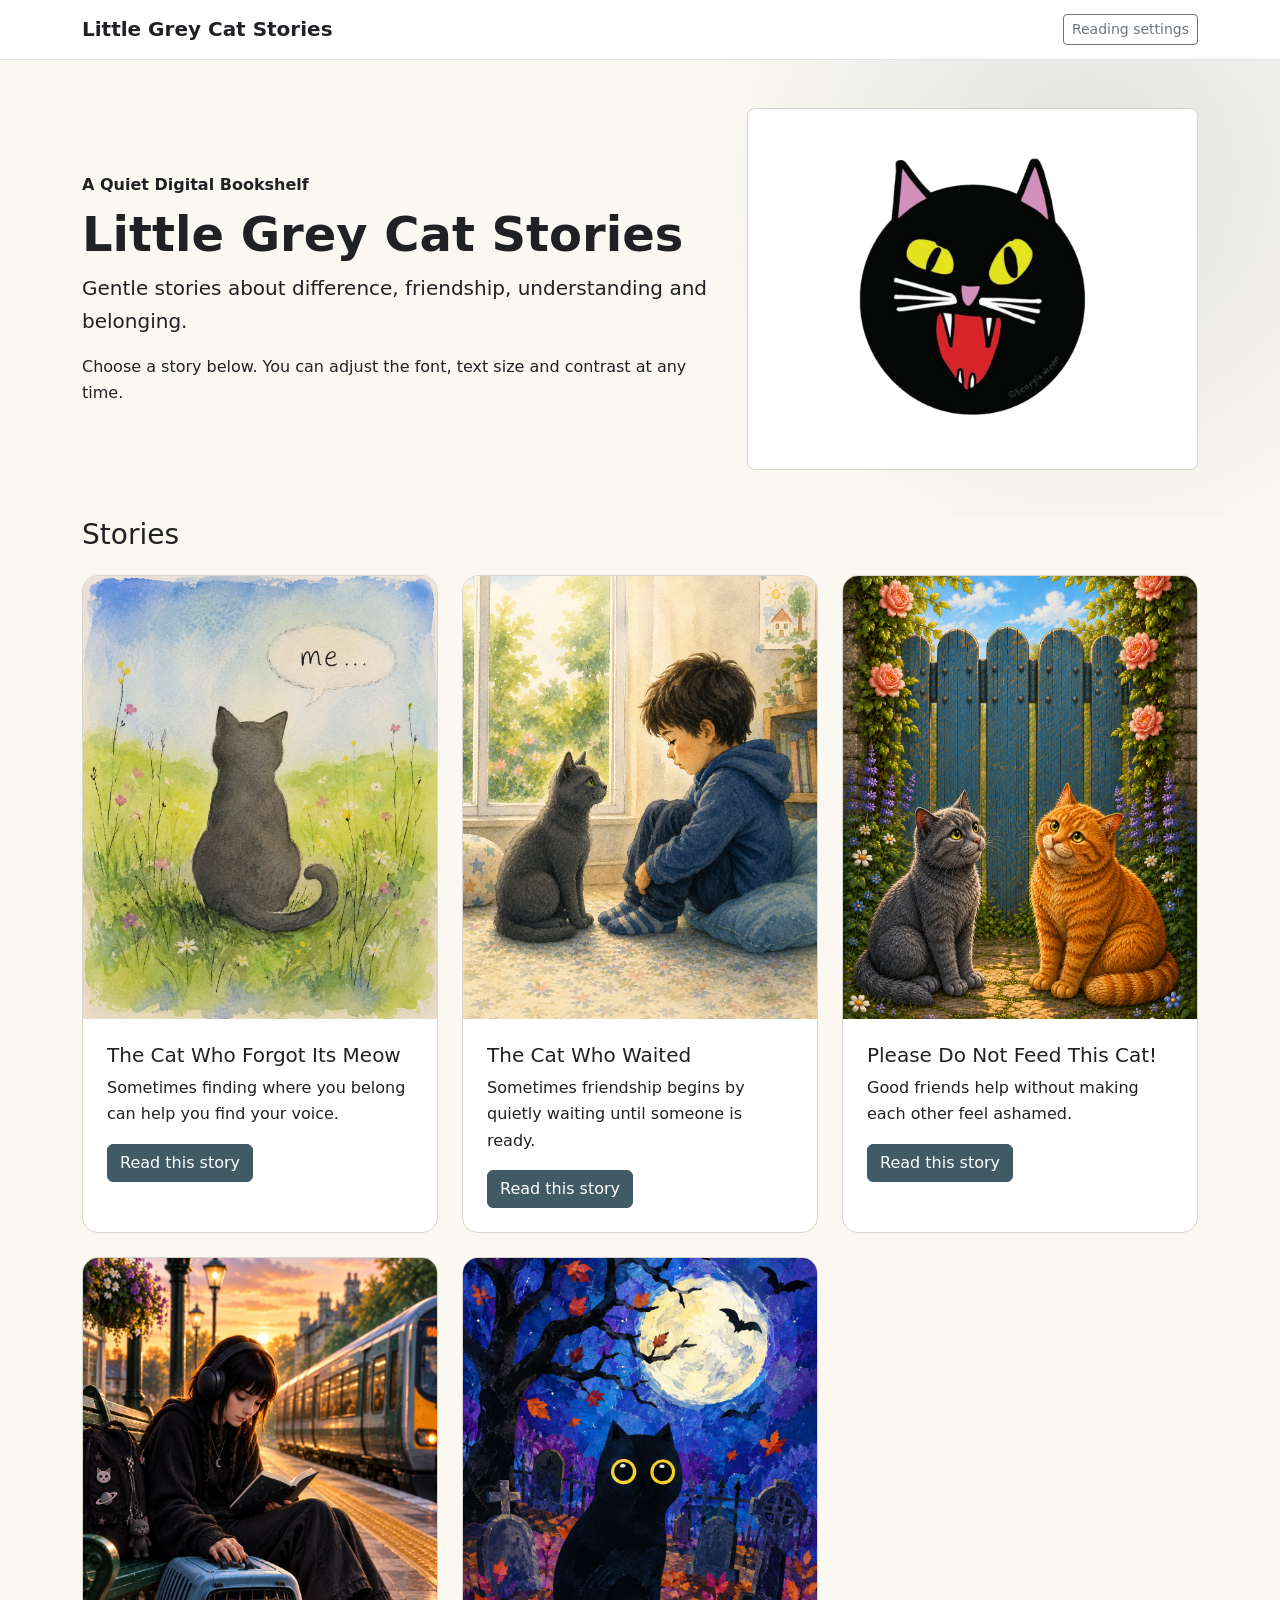
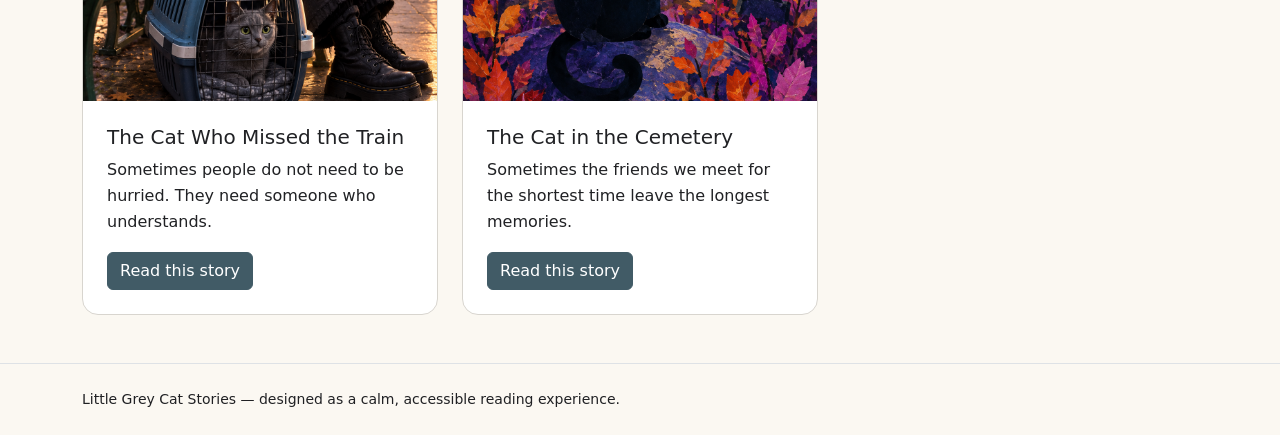
<file: index.html>
<!doctype html>
<html lang="en">
  <head>
    <meta charset="utf-8" />
    <meta name="viewport" content="width=device-width, initial-scale=1" />
    <title>Little Grey Cat Stories</title>
    <link rel="apple-touch-icon" sizes="180x180" href="apple-touch-icon.png" />
    <link rel="icon" type="image/png" sizes="32x32" href="favicon-32x32.png" />
    <link rel="icon" type="image/png" sizes="16x16" href="favicon-16x16.png" />
    <link rel="icon" href="favicon.ico" />
    <link rel="manifest" href="site.webmanifest" />
    <meta
      name="description"
      content="Gentle illustrated stories about difference, friendship, understanding and belonging."
    />
    <link
      href="https://cdn.jsdelivr.net/npm/bootstrap@5.3.8/dist/css/bootstrap.min.css"
      rel="stylesheet"
    />
    <link rel="stylesheet" href="css/styles.css" />
  </head>
  <body>
    <a class="skip-link" href="#main">Skip to main content</a>

    <header class="site-header border-bottom">
      <nav class="navbar navbar-expand-lg" aria-label="Main navigation">
        <div class="container">
          <a class="navbar-brand fw-semibold" href="index.html"
            >Little Grey Cat Stories</a
          >
          <button
            class="navbar-toggler"
            type="button"
            data-bs-toggle="collapse"
            data-bs-target="#mainNav"
            aria-controls="mainNav"
            aria-expanded="false"
            aria-label="Toggle navigation"
          >
            <span class="navbar-toggler-icon"></span>
          </button>
          <div class="collapse navbar-collapse" id="mainNav">
            <ul class="navbar-nav ms-auto align-items-lg-center gap-lg-2">
              <li class="nav-item">
                <button
                  class="btn btn-outline-secondary btn-sm"
                  type="button"
                  data-bs-toggle="offcanvas"
                  data-bs-target="#readingSettings"
                  aria-controls="readingSettings"
                >
                  Reading settings
                </button>
              </li>
            </ul>
          </div>
        </div>
      </nav>
    </header>

    <main id="main">
      <section class="hero py-5">
        <div class="container">
          <div class="row align-items-center g-4">
            <div class="col-lg-7">
              <p class="large text-capitalize fw-semibold mb-2">
                A quiet digital bookshelf
              </p>
              <h1 class="display-5 fw-bold">Little Grey Cat Stories</h1>
              <p class="lead mb-3">
                Gentle stories about difference, friendship, understanding and
                belonging.
              </p>
              <p class="mb-0">
                Choose a story below. You can adjust the font, text size and
                contrast at any time.
              </p>
            </div>
            <div class="col-lg-5">
              <div class="intro-panel" aria-hidden="true">
                <img
                  class="cat-face-image"
                  src="images/icons/black-cat-icon.png"
                  alt=""
                  aria-hidden="true"
                />
              </div>
            </div>
          </div>
        </div>
      </section>

      <section class="pb-5" aria-labelledby="stories-heading">
        <div class="container">
          <h2 id="stories-heading" class="h3 mb-4">Stories</h2>
          <div class="row g-4">
            <div class="col-md-6 col-xl-4">
              <article class="story-card h-100">
                <img
                  class="story-cover-img"
                  src="images/covers/cat-forgot-its-meow/cat_forgot_meow_cover.png"
                  alt="Illustration cover page for Cat Who Forgot Its Meow."
                />
                <div class="p-4">
                  <h3 class="h5">The Cat Who Forgot Its Meow</h3>
                  <p>
                    Sometimes finding where you belong can help you find your
                    voice.
                  </p>
                  <a
                    class="btn btn-primary"
                    href="stories/cat-forgot-its-meow.html"
                    >Read this story</a
                  >
                </div>
              </article>
            </div>

            <div class="col-md-6 col-xl-4">
              <article class="story-card h-100">
                <img
                  class="story-cover-img"
                  src="images/covers/cat-who-waited/cat-who-waited-cover.png"
                  alt="llustration cover page for Cat Who Waited."
                />
                <div class="p-4">
                  <h3 class="h5">The Cat Who Waited</h3>
                  <p>
                    Sometimes friendship begins by quietly waiting until someone
                    is ready.
                  </p>
                  <a class="btn btn-primary" href="stories/cat-who-waited.html"
                    >Read this story</a
                  >
                </div>
              </article>
            </div>

            <div class="col-md-6 col-xl-4">
              <article class="story-card h-100">
                <img
                  class="story-cover-img"
                  src="images/covers/do-not-feed-this-cat/do_not_feed_this_cat_cover.png"
                  alt="llustration cover page for Do Not Feed This Cat."
                />
                <div class="p-4">
                  <h3 class="h5">Please Do Not Feed This Cat!</h3>
                  <p>
                    Good friends help without making each other feel ashamed.
                  </p>
                  <a
                    class="btn btn-primary"
                    href="stories/do-not-feed-this-cat.html"
                    >Read this story</a
                  >
                </div>
              </article>
            </div>

            <div class="col-md-6 col-xl-4">
              <article class="story-card h-100">
                <img
                  class="story-cover-img"
                  src="images/covers/cat-missed-train/cat_missed_train_cover.png"
                  alt="Illustration cover page for Cat Who Missed the Train."
                />
                <div class="p-4">
                  <h3 class="h5">The Cat Who Missed the Train</h3>
                  <p>
                    Sometimes people do not need to be hurried. They need
                    someone who understands.
                  </p>
                  <a
                    class="btn btn-primary"
                    href="stories/missed-the-train.html"
                    >Read this story</a
                  >
                </div>
              </article>
            </div>

            <div class="col-md-6 col-xl-4">
              <article class="story-card h-100">
                <img
                  class="story-cover-img"
                  src="images/covers/cat-cemetery/cat_cemetery_cover.png"
                  alt="Black cat with large yellow eyes sitting in a moonlit cemetery."
                />
                <div class="p-4">
                  <h3 class="h5">The Cat in the Cemetery</h3>
                  <p>
                    Sometimes the friends we meet for the shortest time leave
                    the longest memories.
                  </p>
                  <a
                    class="btn btn-primary"
                    href="stories/cat-in-the-cemetery.html"
                    >Read this story</a
                  >
                </div>
              </article>
            </div>
          </div>
        </div>
      </section>
    </main>

    <footer class="border-top py-4">
      <div class="container small">
        <p class="mb-0">
          Little Grey Cat Stories — designed as a calm, accessible reading
          experience.
        </p>
      </div>
    </footer>

    <div
      class="offcanvas offcanvas-end"
      tabindex="-1"
      id="readingSettings"
      aria-labelledby="readingSettingsLabel"
    >
      <div class="offcanvas-header">
        <h2 class="offcanvas-title h5" id="readingSettingsLabel">
          Reading settings
        </h2>
        <button
          type="button"
          class="btn-close"
          data-bs-dismiss="offcanvas"
          aria-label="Close"
        ></button>
      </div>
      <div class="offcanvas-body">
        <h3 class="h6">Text size</h3>
        <div class="btn-group" role="group" aria-label="Text size controls">
          <button
            class="btn btn-outline-secondary"
            id="fontDecrease"
            type="button"
          >
            A−
          </button>
          <button
            class="btn btn-outline-secondary"
            id="fontReset"
            type="button"
          >
            A
          </button>
          <button
            class="btn btn-outline-secondary"
            id="fontIncrease"
            type="button"
          >
            A+
          </button>
        </div>

        <div class="form-check form-switch mt-4">
          <input
            class="form-check-input"
            type="checkbox"
            role="switch"
            id="dyslexicToggle"
          />
          <label class="form-check-label" for="dyslexicToggle"
            >Dyslexia-friendly font</label
          >
        </div>

        <div class="form-check form-switch mt-3">
          <input
            class="form-check-input"
            type="checkbox"
            role="switch"
            id="contrastToggle"
          />
          <label class="form-check-label" for="contrastToggle"
            >High contrast</label
          >
        </div>

        <div class="form-check form-switch mt-3">
          <input
            class="form-check-input"
            type="checkbox"
            role="switch"
            id="darkModeToggle"
          />
          <label class="form-check-label" for="darkModeToggle"
            >Dark reading mode</label
          >
        </div>

        <div class="form-check form-switch mt-3">
          <input
            class="form-check-input"
            type="checkbox"
            role="switch"
            id="focusModeToggle"
          />
          <label class="form-check-label" for="focusModeToggle"
            >Focus reading mode</label
          >
        </div>

        <button class="btn btn-link px-0 mt-4" id="settingsReset" type="button">
          Reset all reading settings
        </button>
        <p class="small text-body-secondary mt-3">
          Your choices are saved in this browser.
        </p>
      </div>
    </div>

    <script src="https://cdn.jsdelivr.net/npm/bootstrap@5.3.8/dist/js/bootstrap.bundle.min.js"></script>
    <script src="js/accessibility.js"></script>
  </body>
</html>
</file>
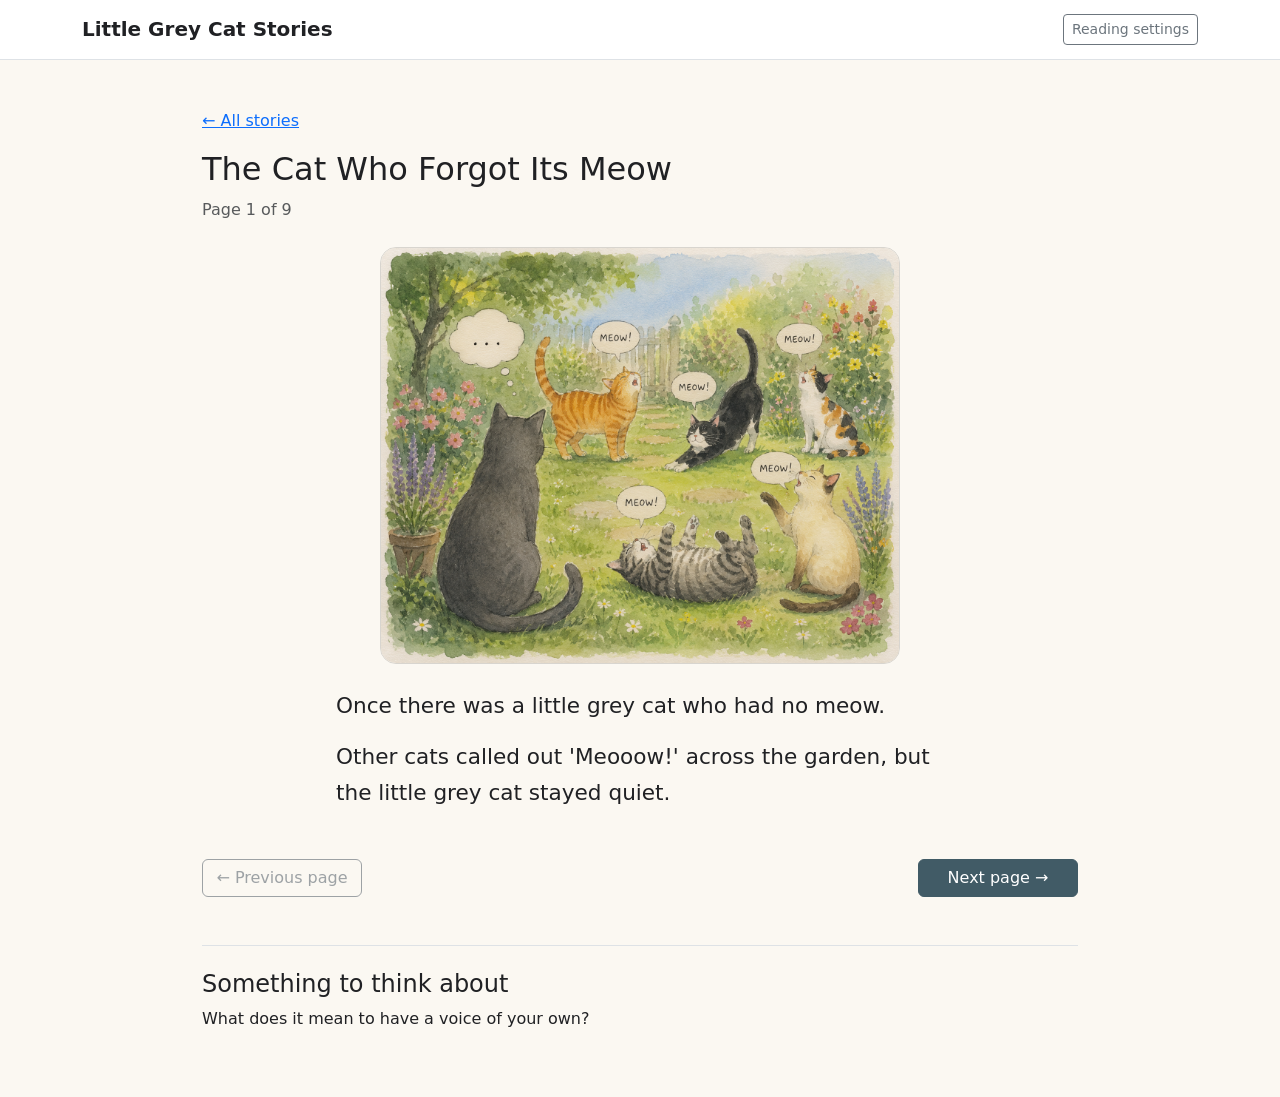
<file: stories/cat-forgot-its-meow.html>
<!doctype html>
<html lang="en">
  <head>
    <meta charset="utf-8" />
    <meta name="viewport" content="width=device-width, initial-scale=1" />
    <title>The Cat Who Forgot Its Meow | Little Grey Cat Stories</title>
    <link
      rel="apple-touch-icon"
      sizes="180x180"
      href="../apple-touch-icon.png"
    />
    <link
      rel="icon"
      type="image/png"
      sizes="32x32"
      href="../favicon-32x32.png"
    />
    <link
      rel="icon"
      type="image/png"
      sizes="16x16"
      href="../favicon-16x16.png"
    />
    <link rel="icon" href="../favicon.ico" />
    <link rel="manifest" href="../site.webmanifest" />
    <link
      href="https://cdn.jsdelivr.net/npm/bootstrap@5.3.8/dist/css/bootstrap.min.css"
      rel="stylesheet"
    />
    <link rel="stylesheet" href="../css/styles.css" />
    <style>
      .story-page[hidden] {
        display: none !important;
      }
    </style>
  </head>
  <body>
    <a class="skip-link" href="#main">Skip to main content</a>

    <header class="site-header border-bottom">
      <nav class="navbar" aria-label="Story navigation">
        <div class="container">
          <a class="navbar-brand fw-semibold" href="../index.html"
            >Little Grey Cat Stories</a
          >
          <button
            class="btn btn-outline-secondary btn-sm"
            type="button"
            data-bs-toggle="offcanvas"
            data-bs-target="#readingSettings"
            aria-controls="readingSettings"
          >
            Reading settings
          </button>
        </div>
      </nav>
    </header>

    <main id="main" class="story-reader py-5">
      <div class="container reader-shell">
        <div class="reader-meta mb-4">
          <a href="../index.html">← All stories</a>
          <h1 class="h2 mt-3">The Cat Who Forgot Its Meow</h1>
          <p
            id="pageCounter"
            class="text-body-secondary mb-0"
            aria-live="polite"
          >
            Page 1 of 9
          </p>
        </div>

        <!-- PAGE 1 -->
        <section class="story-page" data-page="1">
          <figure class="mb-4">
            <img
              class="reader-cover-image"
              src="../images/covers/cat-forgot-its-meow/cat_forgot_meow_Page1.png"
              alt="The little grey cat sits quietly while other cats call out across a garden."
            />
            <figcaption class="visually-hidden">
              Illustration for page 1 of The Cat Who Forgot Its Meow.
            </figcaption>
          </figure>

          <div class="story-text mb-5">
            <p>Once there was a little grey cat who had no meow.</p>
            <p>
              Other cats called out 'Meooow!' across the garden, but the little
              grey cat stayed quiet.
            </p>
          </div>
        </section>

        <!-- PAGE 2 -->
        <section class="story-page" data-page="2" hidden>
          <figure class="mb-4">
            <img
              class="reader-cover-image"
              src="../images/covers/cat-forgot-its-meow/cat_forgot_meow_Page2.png"
              alt="The little grey cat watches people and copies what they do instead of playing with other cats."
            />
            <figcaption class="visually-hidden">
              Illustration for page 2 of The Cat Who Forgot Its Meow.
            </figcaption>
          </figure>

          <div class="story-text mb-5">
            <p>It wasn’t shy. It wasn’t afraid.</p>
            <p>The sound simply wouldn’t come.</p>
            <p>So instead of playing with cats, the grey cat copied people.</p>
          </div>
        </section>

        <!-- PAGE 3 -->
        <section class="story-page" data-page="3" hidden>
          <figure class="mb-4">
            <img
              class="reader-cover-image"
              src="../images/covers/cat-forgot-its-meow/cat_forgot_meow_Page3.png"
              alt="The little grey cat ignores birds and mice while a lively dog barks nearby."
            />
            <figcaption class="visually-hidden">
              Illustration for page 3 of The Cat Who Forgot Its Meow.
            </figcaption>
          </figure>

          <div class="story-text mb-5">
            <p>It didn’t chase birds.</p>
            <p>It didn’t hunt mice.</p>
            <p>Dogs barked and wagged their tails.</p>
            <p>The little grey cat just sighed.</p>
            <p>'Dogs are silly. I don’t have time for that.'</p>
          </div>
        </section>

        <!-- PAGE 4 -->
        <section class="story-page" data-page="4" hidden>
          <figure class="mb-4">
            <img
              class="reader-cover-image"
              src="../images/covers/cat-forgot-its-meow/cat_forgot_meow_Page4.png"
              alt="At night, the little grey cat sits alone beneath the moon and wonders where it belongs."
            />
            <figcaption class="visually-hidden">
              Illustration for page 4 of The Cat Who Forgot Its Meow.
            </figcaption>
          </figure>

          <div class="story-text mb-5">
            <p>
              At night, when the world was quiet, the grey cat felt a small ache
              inside.
            </p>
            <p>'If I am not like other cats,' it wondered, 'then what am I?'</p>
          </div>
        </section>

        <!-- PAGE 5 -->
        <section class="story-page" data-page="5" hidden>
          <figure class="mb-4">
            <img
              class="reader-cover-image"
              src="../images/covers/cat-forgot-its-meow/cat_forgot_meow_Page5.png"
              alt="In a meadow, the little grey cat meets several very different cats, including a loud cat, a shy cat, a clumsy cat and a quiet cloud-watcher."
            />
            <figcaption class="visually-hidden">
              Illustration for page 5 of The Cat Who Forgot Its Meow.
            </figcaption>
          </figure>

          <div class="story-text mb-5">
            <p>One morning, the grey cat wandered into a meadow.</p>
            <p>There it found other cats.</p>
            <p>One was loud and rolled in the grass.</p>
            <p>One was shy, hiding behind a rock.</p>
            <p>One was clumsy, tripping over its paws.</p>
            <p>One just watched the clouds.</p>
          </div>
        </section>

        <!-- PAGE 6 -->
        <section class="story-page" data-page="6" hidden>
          <figure class="mb-4">
            <img
              class="reader-cover-image"
              src="../images/covers/cat-forgot-its-meow/cat_forgot_meow_Page6.png"
              alt="The other cats welcome the little grey cat and make space for it to sit with them."
            />
            <figcaption class="visually-hidden">
              Illustration for page 6 of The Cat Who Forgot Its Meow.
            </figcaption>
          </figure>

          <div class="story-text mb-5">
            <p>
              “These cats are all different… but they are still cats,” thought
              the little grey cat.
            </p>
            <p>The other cats didn’t laugh.</p>
            <p>They didn’t tell it to chase birds.</p>
            <p>They simply made space.</p>
            <p>'Come sit with us,' they purred.</p>
          </div>
        </section>

        <!-- PAGE 7 -->
        <section class="story-page" data-page="7" hidden>
          <figure class="mb-4">
            <img
              class="reader-cover-image"
              src="../images/covers/cat-forgot-its-meow/cat_forgot_meow_Page7.png"
              alt="The little grey cat sits with the others and a tiny first meow begins to come out."
            />
            <figcaption class="visually-hidden">
              Illustration for page 7 of The Cat Who Forgot Its Meow.
            </figcaption>
          </figure>

          <div class="story-text mb-5">
            <p>The grey cat sat down.</p>
            <p>For the first time, it didn’t feel so strange.</p>
            <p>And then — 'Mee…' A tiny sound slipped out.</p>
          </div>
        </section>

        <!-- PAGE 8 -->
        <section class="story-page" data-page="8" hidden>
          <figure class="mb-4">
            <img
              class="reader-cover-image"
              src="../images/covers/cat-forgot-its-meow/cat_forgot_meow_Page8.png"
              alt="The little grey cat sits confidently among the other cats, still itself but now knowing it belongs."
            />
            <figcaption class="visually-hidden">
              Illustration for page 8 of The Cat Who Forgot Its Meow.
            </figcaption>
          </figure>

          <div class="story-text mb-5">
            <p>The grey cat still didn’t chase birds.</p>
            <p>It still thought dogs were silly.</p>
            <p>It still liked copying people.</p>
            <p>But it also knew something important: It was a cat.</p>
            <p>A different cat.</p>
            <p>A cat with a voice of its own.</p>
          </div>
        </section>

        <!-- PAGE 9 -->
        <section class="story-page" data-page="9" hidden>
          <figure class="mb-4">
            <img
              class="reader-cover-image"
              src="../images/covers/cat-forgot-its-meow/cat_forgot_meow_Page9.png"
              alt="The little grey cat rests peacefully with the other cats, showing that being quiet or different does not stop anyone from belonging."
            />
            <figcaption class="visually-hidden">
              Illustration for page 9 of The Cat Who Forgot Its Meow.
            </figcaption>
          </figure>

          <div class="story-text mb-5">
            <p>Even if someone is quiet or different, they still belong.</p>
            <p>
              Everyone has their own voice — sometimes it just takes time to
              find it.
            </p>
          </div>
        </section>

        <nav class="reader-nav mb-5" aria-label="Page navigation">
          <button
            id="prevPage"
            class="btn btn-outline-secondary"
            type="button"
            disabled
          >
            ← Previous page
          </button>
          <button id="nextPage" class="btn btn-primary" type="button">
            Next page →
          </button>
        </nav>

        <section
          class="reader-discussion border-top pt-4"
          aria-labelledby="think-heading"
        >
          <h2 id="think-heading" class="h4">Something to think about</h2>
          <p>What does it mean to have a voice of your own?</p>
        </section>
      </div>
    </main>

    <div
      class="offcanvas offcanvas-end"
      tabindex="-1"
      id="readingSettings"
      aria-labelledby="readingSettingsLabel"
    >
      <div class="offcanvas-header">
        <h2 class="offcanvas-title h5" id="readingSettingsLabel">
          Reading settings
        </h2>
        <button
          type="button"
          class="btn-close"
          data-bs-dismiss="offcanvas"
          aria-label="Close"
        ></button>
      </div>
      <div class="offcanvas-body">
        <h3 class="h6">Text size</h3>
        <div class="btn-group" role="group" aria-label="Text size controls">
          <button
            class="btn btn-outline-secondary"
            id="fontDecrease"
            type="button"
          >
            A−
          </button>
          <button
            class="btn btn-outline-secondary"
            id="fontReset"
            type="button"
          >
            A
          </button>
          <button
            class="btn btn-outline-secondary"
            id="fontIncrease"
            type="button"
          >
            A+
          </button>
        </div>

        <div class="form-check form-switch mt-4">
          <input
            class="form-check-input"
            type="checkbox"
            role="switch"
            id="dyslexicToggle"
          />
          <label class="form-check-label" for="dyslexicToggle"
            >Dyslexia-friendly font</label
          >
        </div>

        <div class="form-check form-switch mt-3">
          <input
            class="form-check-input"
            type="checkbox"
            role="switch"
            id="contrastToggle"
          />
          <label class="form-check-label" for="contrastToggle"
            >High contrast</label
          >
        </div>

        <div class="form-check form-switch mt-3">
          <input
            class="form-check-input"
            type="checkbox"
            role="switch"
            id="darkModeToggle"
          />
          <label class="form-check-label" for="darkModeToggle"
            >Dark reading mode</label
          >
        </div>

        <div class="form-check form-switch mt-3">
          <input
            class="form-check-input"
            type="checkbox"
            role="switch"
            id="focusModeToggle"
          />
          <label class="form-check-label" for="focusModeToggle"
            >Focus reading mode</label
          >
        </div>

        <button class="btn btn-link px-0 mt-4" id="settingsReset" type="button">
          Reset all reading settings
        </button>
      </div>
    </div>

    <script src="https://cdn.jsdelivr.net/npm/bootstrap@5.3.8/dist/js/bootstrap.bundle.min.js"></script>
    <script src="../js/accessibility.js"></script>

    <script>
      (() => {
        const pages = [...document.querySelectorAll(".story-page")];
        const pageCounter = document.getElementById("pageCounter");
        const prevButton = document.getElementById("prevPage");
        const nextButton = document.getElementById("nextPage");

        let currentPage = 1;
        const totalPages = pages.length;

        function showPage(pageNumber) {
          currentPage = pageNumber;

          pages.forEach((page) => {
            page.hidden = Number(page.dataset.page) !== currentPage;
          });

          pageCounter.textContent = `Page ${currentPage} of ${totalPages}`;
          prevButton.disabled = currentPage === 1;
          nextButton.disabled = currentPage === totalPages;
          nextButton.textContent =
            currentPage === totalPages ? "End of story" : "Next page →";

          document.querySelector(".reader-meta").scrollIntoView({
            behavior: "smooth",
            block: "start",
          });
        }

        prevButton.addEventListener("click", () => {
          if (currentPage > 1) showPage(currentPage - 1);
        });

        nextButton.addEventListener("click", () => {
          if (currentPage < totalPages) showPage(currentPage + 1);
        });

        showPage(1);
      })();
    </script>
  </body>
</html>
</file>
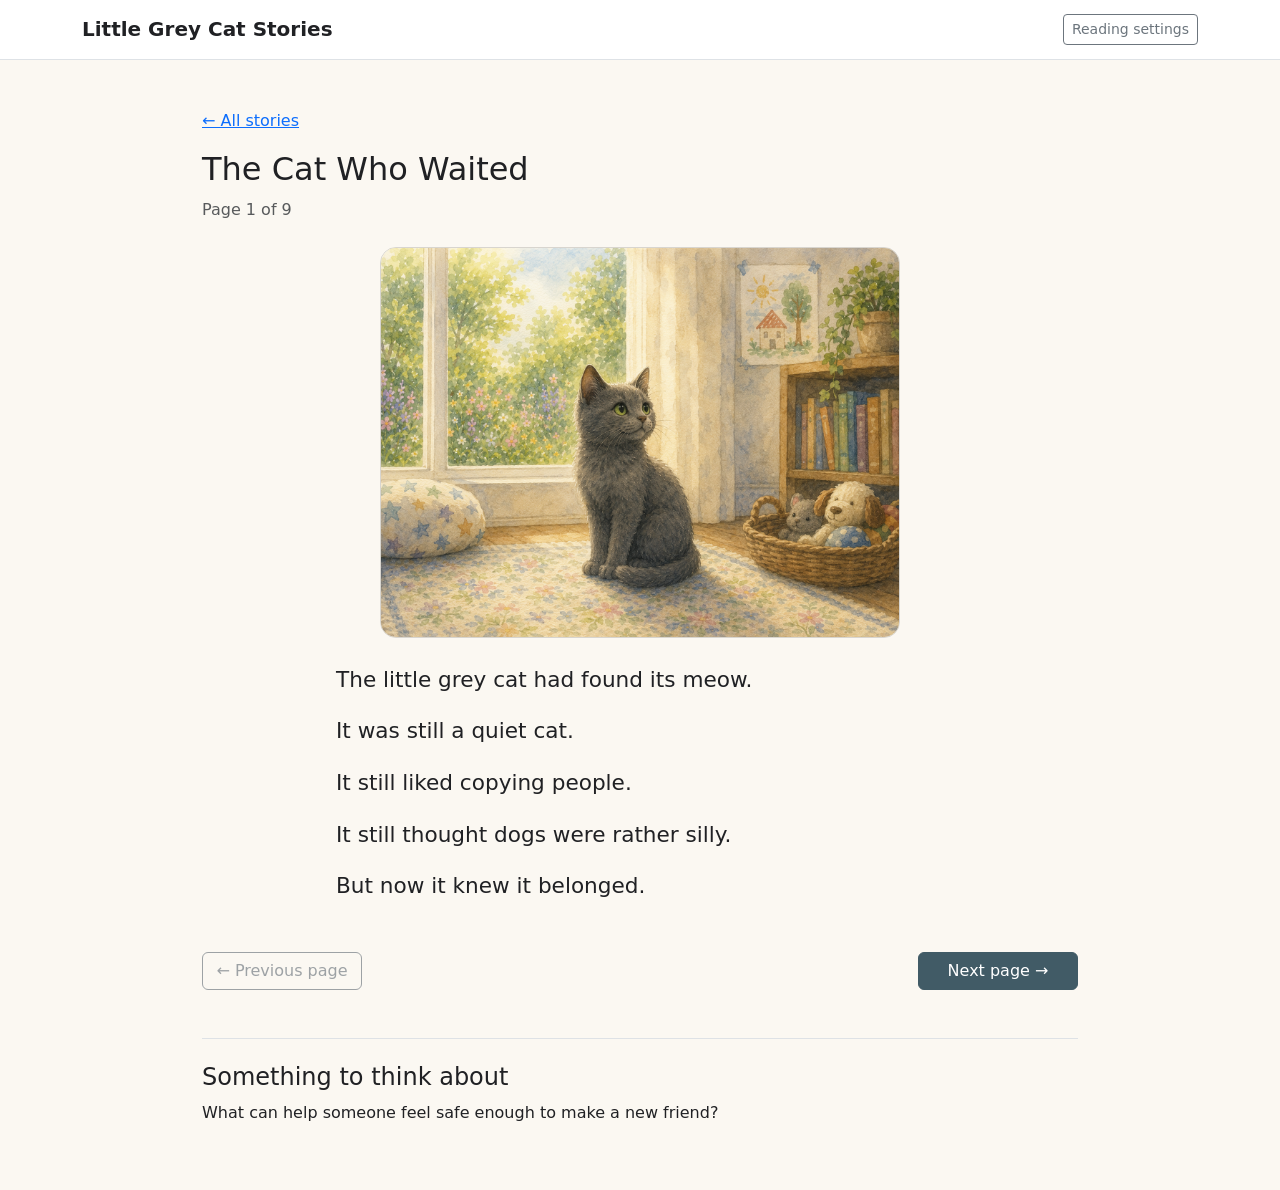
<file: stories/cat-who-waited.html>
<!doctype html>
<html lang="en">
  <head>
    <meta charset="utf-8" />
    <meta name="viewport" content="width=device-width, initial-scale=1" />
    <title>The Cat Who Waited | Little Grey Cat Stories</title>
    <link
      rel="apple-touch-icon"
      sizes="180x180"
      href="../apple-touch-icon.png"
    />
    <link
      rel="icon"
      type="image/png"
      sizes="32x32"
      href="../favicon-32x32.png"
    />
    <link
      rel="icon"
      type="image/png"
      sizes="16x16"
      href="../favicon-16x16.png"
    />
    <link rel="icon" href="../favicon.ico" />
    <link rel="manifest" href="../site.webmanifest" />
    <link
      href="https://cdn.jsdelivr.net/npm/bootstrap@5.3.8/dist/css/bootstrap.min.css"
      rel="stylesheet"
    />
    <link rel="stylesheet" href="../css/styles.css" />
    <style>
      .story-page[hidden] {
        display: none !important;
      }
    </style>
  </head>
  <body>
    <a class="skip-link" href="#main">Skip to main content</a>

    <header class="site-header border-bottom">
      <nav class="navbar" aria-label="Story navigation">
        <div class="container">
          <a class="navbar-brand fw-semibold" href="../index.html"
            >Little Grey Cat Stories</a
          >
          <button
            class="btn btn-outline-secondary btn-sm"
            type="button"
            data-bs-toggle="offcanvas"
            data-bs-target="#readingSettings"
            aria-controls="readingSettings"
          >
            Reading settings
          </button>
        </div>
      </nav>
    </header>

    <main id="main" class="story-reader py-5">
      <div class="container reader-shell">
        <div class="reader-meta mb-4">
          <a href="../index.html">← All stories</a>
          <h1 class="h2 mt-3">The Cat Who Waited</h1>
          <p
            id="pageCounter"
            class="text-body-secondary mb-0"
            aria-live="polite"
          >
            Page 1 of 9
          </p>
        </div>

        <!-- PAGE 1 -->
        <section class="story-page" data-page="1">
          <figure class="mb-4">
            <img
              class="reader-cover-image"
              src="../images/covers/cat-who-waited/cat-who-waited-Page1.png"
              alt="The little grey cat sits calmly, now knowing that it belongs."
            />
            <figcaption class="visually-hidden">
              Illustration for page 1 of The Cat Who Waited.
            </figcaption>
          </figure>

          <div class="story-text mb-5">
            <p>The little grey cat had found its meow.</p>
            <p>It was still a quiet cat.</p>
            <p>It still liked copying people.</p>
            <p>It still thought dogs were rather silly.</p>
            <p>But now it knew it belonged.</p>
          </div>
        </section>

        <!-- PAGE 2 -->
        <section class="story-page" data-page="2" hidden>
          <figure class="mb-4">
            <img
              class="reader-cover-image"
              src="../images/covers/cat-who-waited/cat-who-waited-Page2.png"
              alt="A family visits with a little boy who stays close to his parents and quietly looks around the room."
            />
            <figcaption class="visually-hidden">
              Illustration for page 2 of The Cat Who Waited.
            </figcaption>
          </figure>

          <div class="story-text mb-5">
            <p>One sunny afternoon, a family came to visit.</p>
            <p>They brought with them a little boy who hardly spoke.</p>
            <p>
              He stayed close to his parents and looked carefully around the
              room.
            </p>
          </div>
        </section>

        <!-- PAGE 3 -->
        <section class="story-page" data-page="3" hidden>
          <figure class="mb-4">
            <img
              class="reader-cover-image"
              src="../images/covers/cat-who-waited/cat-who-waited-Page3.png"
              alt="The little boy becomes very still when he notices the little grey cat, while the cat watches gently from a distance."
            />
            <figcaption class="visually-hidden">
              Illustration for page 3 of The Cat Who Waited.
            </figcaption>
          </figure>

          <div class="story-text mb-5">
            <p>When the little boy saw the grey cat, he became very still.</p>
            <p>He wasn’t cross.</p>
            <p>He wasn’t unkind.</p>
            <p>He simply wasn’t ready.</p>
            <p>The grey cat understood.</p>
          </div>
        </section>

        <!-- PAGE 4 -->
        <section class="story-page" data-page="4" hidden>
          <figure class="mb-4">
            <img
              class="reader-cover-image"
              src="../images/covers/cat-who-waited/cat-who-waited-Page4.png"
              alt="The grown-ups smile and talk while the little grey cat quietly watches the boy and understands that he may be frightened."
            />
            <figcaption class="visually-hidden">
              Illustration for page 4 of The Cat Who Waited.
            </figcaption>
          </figure>

          <div class="story-text mb-5">
            <p>The other grown-ups smiled.</p>
            <p>“Oh,” they said, “I don’t think he likes cats.”</p>
            <p>But the little grey cat didn’t think that at all.</p>
            <p>
              Sometimes being frightened can look a little like not liking
              something.
            </p>
          </div>
        </section>

        <!-- PAGE 5 -->
        <section class="story-page" data-page="5" hidden>
          <figure class="mb-4">
            <img
              class="reader-cover-image"
              src="../images/covers/cat-who-waited/cat-who-waited-Page5.png"
              alt="The little grey cat remembers how it once felt different and chooses to remain nearby without approaching the boy."
            />
            <figcaption class="visually-hidden">
              Illustration for page 5 of The Cat Who Waited.
            </figcaption>
          </figure>

          <div class="story-text mb-5">
            <p>The grey cat remembered how it had once felt different.</p>
            <p>It remembered being quiet.</p>
            <p>It remembered not knowing where it belonged.</p>
            <p>So it didn’t walk over.</p>
            <p>It didn’t meow.</p>
            <p>It simply stayed nearby.</p>
          </div>
        </section>

        <!-- PAGE 6 -->
        <section class="story-page" data-page="6" hidden>
          <figure class="mb-4">
            <img
              class="reader-cover-image"
              src="../images/covers/cat-who-waited/cat-who-waited-Page6.png"
              alt="In a peaceful room, the little grey cat quietly follows the boy while keeping a comfortable distance."
            />
            <figcaption class="visually-hidden">
              Illustration for page 6 of The Cat Who Waited.
            </figcaption>
          </figure>

          <div class="story-text mb-5">
            <p>
              A little later, the boy went into another room where everything
              was peaceful.
            </p>
            <p>The grey cat quietly followed.</p>
            <p>Not too close.</p>
            <p>Not too far away.</p>
            <p>Just enough to let the boy know he wasn’t alone.</p>
          </div>
        </section>

        <!-- PAGE 7 -->
        <section class="story-page" data-page="7" hidden>
          <figure class="mb-4">
            <img
              class="reader-cover-image"
              src="../images/covers/cat-who-waited/cat-who-waited-Page7.png"
              alt="The little grey cat curls up beside the boy, who slowly smiles and gently rests his hand on the cat&#x27;s fur."
            />
            <figcaption class="visually-hidden">
              Illustration for page 7 of The Cat Who Waited.
            </figcaption>
          </figure>

          <div class="story-text mb-5">
            <p>After a while, the grey cat curled up beside the little boy.</p>
            <p>It waited.</p>
            <p>The room stayed quiet.</p>
            <p>Then, very slowly, the little boy smiled.</p>
            <p>He gently rested one hand on the grey cat’s soft fur.</p>
            <p>The grey cat purred.</p>
          </div>
        </section>

        <!-- PAGE 8 -->
        <section class="story-page" data-page="8" hidden>
          <figure class="mb-4">
            <img
              class="reader-cover-image"
              src="../images/covers/cat-who-waited/cat-who-waited-Page8.png"
              alt="The little boy and the little grey cat sit peacefully together after learning to trust one another."
            />
            <figcaption class="visually-hidden">
              Illustration for page 8 of The Cat Who Waited.
            </figcaption>
          </figure>

          <div class="story-text mb-5">
            <p>
              From that day on, the little boy wasn’t afraid of the little grey
              cat.
            </p>
            <p>And the little grey cat knew something important.</p>
            <p>Sometimes the greatest kindness isn’t saying anything at all.</p>
            <p>
              Sometimes friendship begins by quietly waiting, until someone is
              ready.
            </p>
          </div>
        </section>

        <!-- PAGE 9 -->
        <section class="story-page" data-page="9" hidden>
          <figure class="mb-4">
            <img
              class="reader-cover-image"
              src="../images/covers/cat-who-waited/cat-who-waited-Page9.png"
              alt="The little grey cat and the boy share a calm moment that reflects patience and understanding."
            />
            <figcaption class="visually-hidden">
              Illustration for page 9 of The Cat Who Waited.
            </figcaption>
          </figure>

          <div class="story-text mb-5">
            <p>The little grey cat learned something new.</p>
            <p>Sometimes people don't need someone to hurry them.</p>
            <p>Sometimes they simply need someone who understands.</p>
          </div>
        </section>

        <nav class="reader-nav mb-5" aria-label="Page navigation">
          <button
            id="prevPage"
            class="btn btn-outline-secondary"
            type="button"
            disabled
          >
            ← Previous page
          </button>
          <button id="nextPage" class="btn btn-primary" type="button">
            Next page →
          </button>
        </nav>

        <section
          class="reader-discussion border-top pt-4"
          aria-labelledby="think-heading"
        >
          <h2 id="think-heading" class="h4">Something to think about</h2>
          <p>What can help someone feel safe enough to make a new friend?</p>
        </section>
      </div>
    </main>

    <div
      class="offcanvas offcanvas-end"
      tabindex="-1"
      id="readingSettings"
      aria-labelledby="readingSettingsLabel"
    >
      <div class="offcanvas-header">
        <h2 class="offcanvas-title h5" id="readingSettingsLabel">
          Reading settings
        </h2>
        <button
          type="button"
          class="btn-close"
          data-bs-dismiss="offcanvas"
          aria-label="Close"
        ></button>
      </div>
      <div class="offcanvas-body">
        <h3 class="h6">Text size</h3>
        <div class="btn-group" role="group" aria-label="Text size controls">
          <button
            class="btn btn-outline-secondary"
            id="fontDecrease"
            type="button"
          >
            A−
          </button>
          <button
            class="btn btn-outline-secondary"
            id="fontReset"
            type="button"
          >
            A
          </button>
          <button
            class="btn btn-outline-secondary"
            id="fontIncrease"
            type="button"
          >
            A+
          </button>
        </div>

        <div class="form-check form-switch mt-4">
          <input
            class="form-check-input"
            type="checkbox"
            role="switch"
            id="dyslexicToggle"
          />
          <label class="form-check-label" for="dyslexicToggle"
            >Dyslexia-friendly font</label
          >
        </div>

        <div class="form-check form-switch mt-3">
          <input
            class="form-check-input"
            type="checkbox"
            role="switch"
            id="contrastToggle"
          />
          <label class="form-check-label" for="contrastToggle"
            >High contrast</label
          >
        </div>

        <div class="form-check form-switch mt-3">
          <input
            class="form-check-input"
            type="checkbox"
            role="switch"
            id="darkModeToggle"
          />
          <label class="form-check-label" for="darkModeToggle"
            >Dark reading mode</label
          >
        </div>

        <div class="form-check form-switch mt-3">
          <input
            class="form-check-input"
            type="checkbox"
            role="switch"
            id="focusModeToggle"
          />
          <label class="form-check-label" for="focusModeToggle"
            >Focus reading mode</label
          >
        </div>

        <button class="btn btn-link px-0 mt-4" id="settingsReset" type="button">
          Reset all reading settings
        </button>
      </div>
    </div>

    <script src="https://cdn.jsdelivr.net/npm/bootstrap@5.3.8/dist/js/bootstrap.bundle.min.js"></script>
    <script src="../js/accessibility.js"></script>

    <script>
      (() => {
        const pages = [...document.querySelectorAll(".story-page")];
        const pageCounter = document.getElementById("pageCounter");
        const prevButton = document.getElementById("prevPage");
        const nextButton = document.getElementById("nextPage");

        let currentPage = 1;
        const totalPages = pages.length;

        function showPage(pageNumber) {
          currentPage = pageNumber;

          pages.forEach((page) => {
            page.hidden = Number(page.dataset.page) !== currentPage;
          });

          pageCounter.textContent = `Page ${currentPage} of ${totalPages}`;
          prevButton.disabled = currentPage === 1;
          nextButton.disabled = currentPage === totalPages;
          nextButton.textContent =
            currentPage === totalPages ? "End of story" : "Next page →";

          document.querySelector(".reader-meta").scrollIntoView({
            behavior: "smooth",
            block: "start",
          });
        }

        prevButton.addEventListener("click", () => {
          if (currentPage > 1) showPage(currentPage - 1);
        });

        nextButton.addEventListener("click", () => {
          if (currentPage < totalPages) showPage(currentPage + 1);
        });

        showPage(1);
      })();
    </script>
  </body>
</html>
</file>
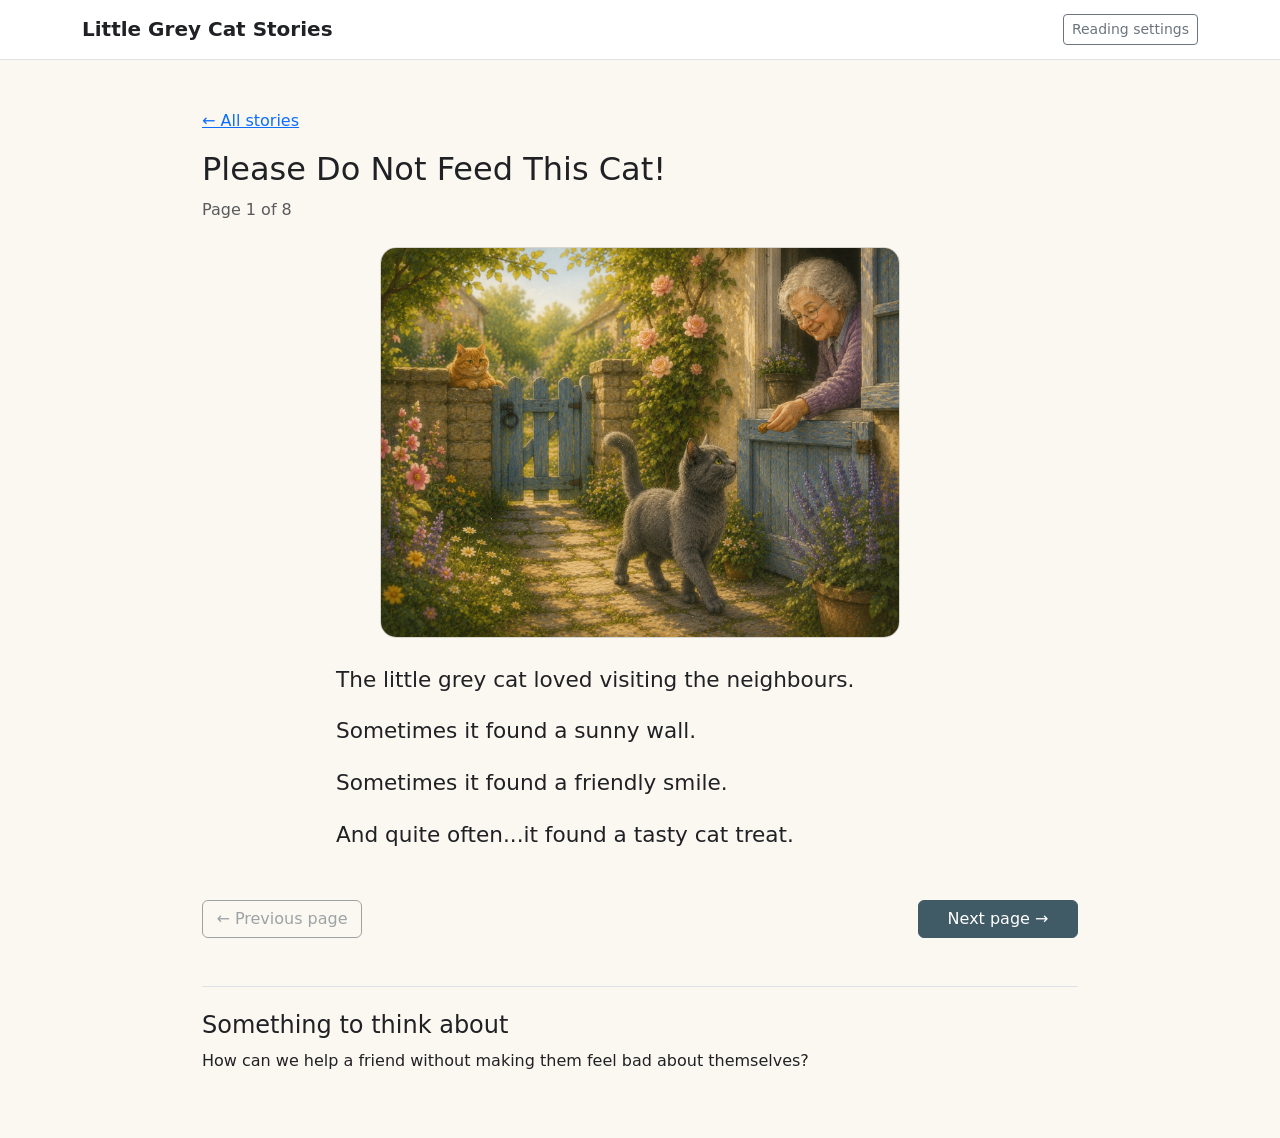
<file: stories/do-not-feed-this-cat.html>
<!doctype html>
<html lang="en">
  <head>
    <meta charset="utf-8" />
    <meta name="viewport" content="width=device-width, initial-scale=1" />
    <title>Please Do Not Feed This Cat! | Little Grey Cat Stories</title>
    <link
      rel="apple-touch-icon"
      sizes="180x180"
      href="../apple-touch-icon.png"
    />
    <link
      rel="icon"
      type="image/png"
      sizes="32x32"
      href="../favicon-32x32.png"
    />
    <link
      rel="icon"
      type="image/png"
      sizes="16x16"
      href="../favicon-16x16.png"
    />
    <link rel="icon" href="../favicon.ico" />
    <link rel="manifest" href="../site.webmanifest" />
    <link
      href="https://cdn.jsdelivr.net/npm/bootstrap@5.3.8/dist/css/bootstrap.min.css"
      rel="stylesheet"
    />
    <link rel="stylesheet" href="../css/styles.css" />
    <style>
      .story-page[hidden] {
        display: none !important;
      }
    </style>
  </head>
  <body>
    <a class="skip-link" href="#main">Skip to main content</a>

    <header class="site-header border-bottom">
      <nav class="navbar" aria-label="Story navigation">
        <div class="container">
          <a class="navbar-brand fw-semibold" href="../index.html"
            >Little Grey Cat Stories</a
          >
          <button
            class="btn btn-outline-secondary btn-sm"
            type="button"
            data-bs-toggle="offcanvas"
            data-bs-target="#readingSettings"
            aria-controls="readingSettings"
          >
            Reading settings
          </button>
        </div>
      </nav>
    </header>

    <main id="main" class="story-reader py-5">
      <div class="container reader-shell">
        <div class="reader-meta mb-4">
          <a href="../index.html">← All stories</a>
          <h1 class="h2 mt-3">Please Do Not Feed This Cat!</h1>
          <p
            id="pageCounter"
            class="text-body-secondary mb-0"
            aria-live="polite"
          >
            Page 1 of 8
          </p>
        </div>

        <!-- PAGE 1 -->
        <section class="story-page" data-page="1">
          <figure class="mb-4">
            <img
              class="reader-cover-image"
              src="../images/covers/do-not-feed-this-cat/do_not_feed_this_cat_Page1.png"
              alt="The little grey cat visits the neighbours and happily receives a small cat treat."
            />
            <figcaption class="visually-hidden">
              Illustration for page 1 of Please Do Not Feed This Cat!
            </figcaption>
          </figure>

          <div class="story-text mb-5">
            <p>The little grey cat loved visiting the neighbours.</p>
            <p>Sometimes it found a sunny wall.</p>
            <p>Sometimes it found a friendly smile.</p>
            <p>And quite often...it found a tasty cat treat.</p>
          </div>
        </section>

        <!-- PAGE 2 -->
        <section class="story-page" data-page="2" hidden>
          <figure class="mb-4">
            <img
              class="reader-cover-image"
              src="../images/covers/do-not-feed-this-cat/do_not_feed_this_cat_Page2.png"
              alt="The little grey cat meets its cheerful ginger-cat friend from down the road."
            />
            <figcaption class="visually-hidden">
              Illustration for page 2 of Please Do Not Feed This Cat!
            </figcaption>
          </figure>

          <div class="story-text mb-5">
            <p>One day, the little grey cat met an old friend.</p>
            <p>It was the cheerful ginger cat from down the road.</p>
            <p>
              The ginger cat loved treats even more than the little grey cat
              did.
            </p>
          </div>
        </section>

        <!-- PAGE 3 -->
        <section class="story-page" data-page="3" hidden>
          <figure class="mb-4">
            <img
              class="reader-cover-image"
              src="../images/covers/do-not-feed-this-cat/do_not_feed_this_cat_Page3.png"
              alt="Neighbours smile at the ginger cat and offer it treats while the little grey cat watches nearby."
            />
            <figcaption class="visually-hidden">
              Illustration for page 3 of Please Do Not Feed This Cat!
            </figcaption>
          </figure>

          <div class="story-text mb-5">
            <p>The neighbours all knew the ginger cat.</p>
            <p>
              Whenever they saw it, they smiled and reached into their pockets
              for another treat.
            </p>
            <p>The ginger cat never wanted to disappoint them.</p>
          </div>
        </section>

        <!-- PAGE 4 -->
        <section class="story-page" data-page="4" hidden>
          <figure class="mb-4">
            <img
              class="reader-cover-image"
              src="../images/covers/do-not-feed-this-cat/do_not_feed_this_cat_Page4.png"
              alt="A sign on the garden gate asks people not to give Ginger extra treats while the ginger cat looks away and the little grey cat stays close."
            />
            <figcaption class="visually-hidden">
              Illustration for page 4 of Please Do Not Feed This Cat!
            </figcaption>
          </figure>

          <div class="story-text mb-5">
            <p>One morning, a new sign appeared on the garden gate.</p>
            <p>Please Don't Feed Ginger Extra Treats. Thank You!</p>
            <p>Some people laughed.</p>
            <p>Some people pointed.</p>
            <p>The ginger cat quietly looked away.</p>
            <p>The little grey cat didn't think that was kind.</p>
          </div>
        </section>

        <!-- PAGE 5 -->
        <section class="story-page" data-page="5" hidden>
          <figure class="mb-4">
            <img
              class="reader-cover-image"
              src="../images/covers/do-not-feed-this-cat/do_not_feed_this_cat_Page5.png"
              alt="The little grey cat invites the ginger cat on an adventure and the two friends explore together."
            />
            <figcaption class="visually-hidden">
              Illustration for page 5 of Please Do Not Feed This Cat!
            </figcaption>
          </figure>

          <div class="story-text mb-5">
            <p>
              The little grey cat didn't tell its friend to stop eating treats.
            </p>
            <p>Instead it said, "Would you like to come on an adventure?"</p>
            <p>Together they chased butterflies.</p>
            <p>They climbed low garden walls.</p>
            <p>They explored little paths.</p>
            <p>They watched birds and leaves dancing in the breeze.</p>
          </div>
        </section>

        <!-- PAGE 6 -->
        <section class="story-page" data-page="6" hidden>
          <figure class="mb-4">
            <img
              class="reader-cover-image"
              src="../images/covers/do-not-feed-this-cat/do_not_feed_this_cat_Page6.png"
              alt="The two cat friends enjoy a new adventure together while the ginger cat discovers other things that make it happy."
            />
            <figcaption class="visually-hidden">
              Illustration for page 6 of Please Do Not Feed This Cat!
            </figcaption>
          </figure>

          <div class="story-text mb-5">
            <p>Every day, the two friends found something new to do.</p>
            <p>The ginger cat still enjoyed the occasional treat.</p>
            <p>
              But it discovered there were lots of other things that made it
              happy too.
            </p>
          </div>
        </section>

        <!-- PAGE 7 -->
        <section class="story-page" data-page="7" hidden>
          <figure class="mb-4">
            <img
              class="reader-cover-image"
              src="../images/covers/do-not-feed-this-cat/do_not_feed_this_cat_Page7.png"
              alt="The ginger cat runs and jumps with the little grey cat, enjoying their shared adventures."
            />
            <figcaption class="visually-hidden">
              Illustration for page 7 of Please Do Not Feed This Cat!
            </figcaption>
          </figure>

          <div class="story-text mb-5">
            <p>Before long, the ginger cat felt lighter.</p>
            <p>It could run faster. Jump higher.</p>
            <p>And laugh a little louder.</p>
            <p>The best part wasn't having fewer treats.</p>
            <p>The best part was sharing every adventure with a good friend.</p>
          </div>
        </section>

        <!-- PAGE 8 -->
        <section class="story-page" data-page="8" hidden>
          <figure class="mb-4">
            <img
              class="reader-cover-image"
              src="../images/covers/do-not-feed-this-cat/do_not_feed_this_cat_Page8.png"
              alt="The little grey cat and ginger cat walk side by side, showing gentle friendship and support."
            />
            <figcaption class="visually-hidden">
              Illustration for page 8 of Please Do Not Feed This Cat!
            </figcaption>
          </figure>

          <div class="story-text mb-5">
            <p>The little grey cat learned something important.</p>
            <p>Real friends don't laugh when someone is struggling.</p>
            <p>They don't make them feel ashamed.</p>
            <p>They walk beside them, one gentle step at a time.</p>
          </div>
        </section>

        <nav class="reader-nav mb-5" aria-label="Page navigation">
          <button
            id="prevPage"
            class="btn btn-outline-secondary"
            type="button"
            disabled
          >
            ← Previous page
          </button>
          <button id="nextPage" class="btn btn-primary" type="button">
            Next page →
          </button>
        </nav>

        <section
          class="reader-discussion border-top pt-4"
          aria-labelledby="think-heading"
        >
          <h2 id="think-heading" class="h4">Something to think about</h2>
          <p>
            How can we help a friend without making them feel bad about
            themselves?
          </p>
        </section>
      </div>
    </main>

    <div
      class="offcanvas offcanvas-end"
      tabindex="-1"
      id="readingSettings"
      aria-labelledby="readingSettingsLabel"
    >
      <div class="offcanvas-header">
        <h2 class="offcanvas-title h5" id="readingSettingsLabel">
          Reading settings
        </h2>
        <button
          type="button"
          class="btn-close"
          data-bs-dismiss="offcanvas"
          aria-label="Close"
        ></button>
      </div>
      <div class="offcanvas-body">
        <h3 class="h6">Text size</h3>
        <div class="btn-group" role="group" aria-label="Text size controls">
          <button
            class="btn btn-outline-secondary"
            id="fontDecrease"
            type="button"
          >
            A−
          </button>
          <button
            class="btn btn-outline-secondary"
            id="fontReset"
            type="button"
          >
            A
          </button>
          <button
            class="btn btn-outline-secondary"
            id="fontIncrease"
            type="button"
          >
            A+
          </button>
        </div>

        <div class="form-check form-switch mt-4">
          <input
            class="form-check-input"
            type="checkbox"
            role="switch"
            id="dyslexicToggle"
          />
          <label class="form-check-label" for="dyslexicToggle"
            >Dyslexia-friendly font</label
          >
        </div>

        <div class="form-check form-switch mt-3">
          <input
            class="form-check-input"
            type="checkbox"
            role="switch"
            id="contrastToggle"
          />
          <label class="form-check-label" for="contrastToggle"
            >High contrast</label
          >
        </div>

        <div class="form-check form-switch mt-3">
          <input
            class="form-check-input"
            type="checkbox"
            role="switch"
            id="darkModeToggle"
          />
          <label class="form-check-label" for="darkModeToggle"
            >Dark reading mode</label
          >
        </div>

        <div class="form-check form-switch mt-3">
          <input
            class="form-check-input"
            type="checkbox"
            role="switch"
            id="focusModeToggle"
          />
          <label class="form-check-label" for="focusModeToggle"
            >Focus reading mode</label
          >
        </div>

        <button class="btn btn-link px-0 mt-4" id="settingsReset" type="button">
          Reset all reading settings
        </button>
      </div>
    </div>

    <script src="https://cdn.jsdelivr.net/npm/bootstrap@5.3.8/dist/js/bootstrap.bundle.min.js"></script>
    <script src="../js/accessibility.js"></script>

    <script>
      (() => {
        const pages = [...document.querySelectorAll(".story-page")];
        const pageCounter = document.getElementById("pageCounter");
        const prevButton = document.getElementById("prevPage");
        const nextButton = document.getElementById("nextPage");

        let currentPage = 1;
        const totalPages = pages.length;

        function showPage(pageNumber) {
          currentPage = pageNumber;

          pages.forEach((page) => {
            page.hidden = Number(page.dataset.page) !== currentPage;
          });

          pageCounter.textContent = `Page ${currentPage} of ${totalPages}`;
          prevButton.disabled = currentPage === 1;
          nextButton.disabled = currentPage === totalPages;
          nextButton.textContent =
            currentPage === totalPages ? "End of story" : "Next page →";

          document.querySelector(".reader-meta").scrollIntoView({
            behavior: "smooth",
            block: "start",
          });
        }

        prevButton.addEventListener("click", () => {
          if (currentPage > 1) showPage(currentPage - 1);
        });

        nextButton.addEventListener("click", () => {
          if (currentPage < totalPages) showPage(currentPage + 1);
        });

        showPage(1);
      })();
    </script>
  </body>
</html>
</file>
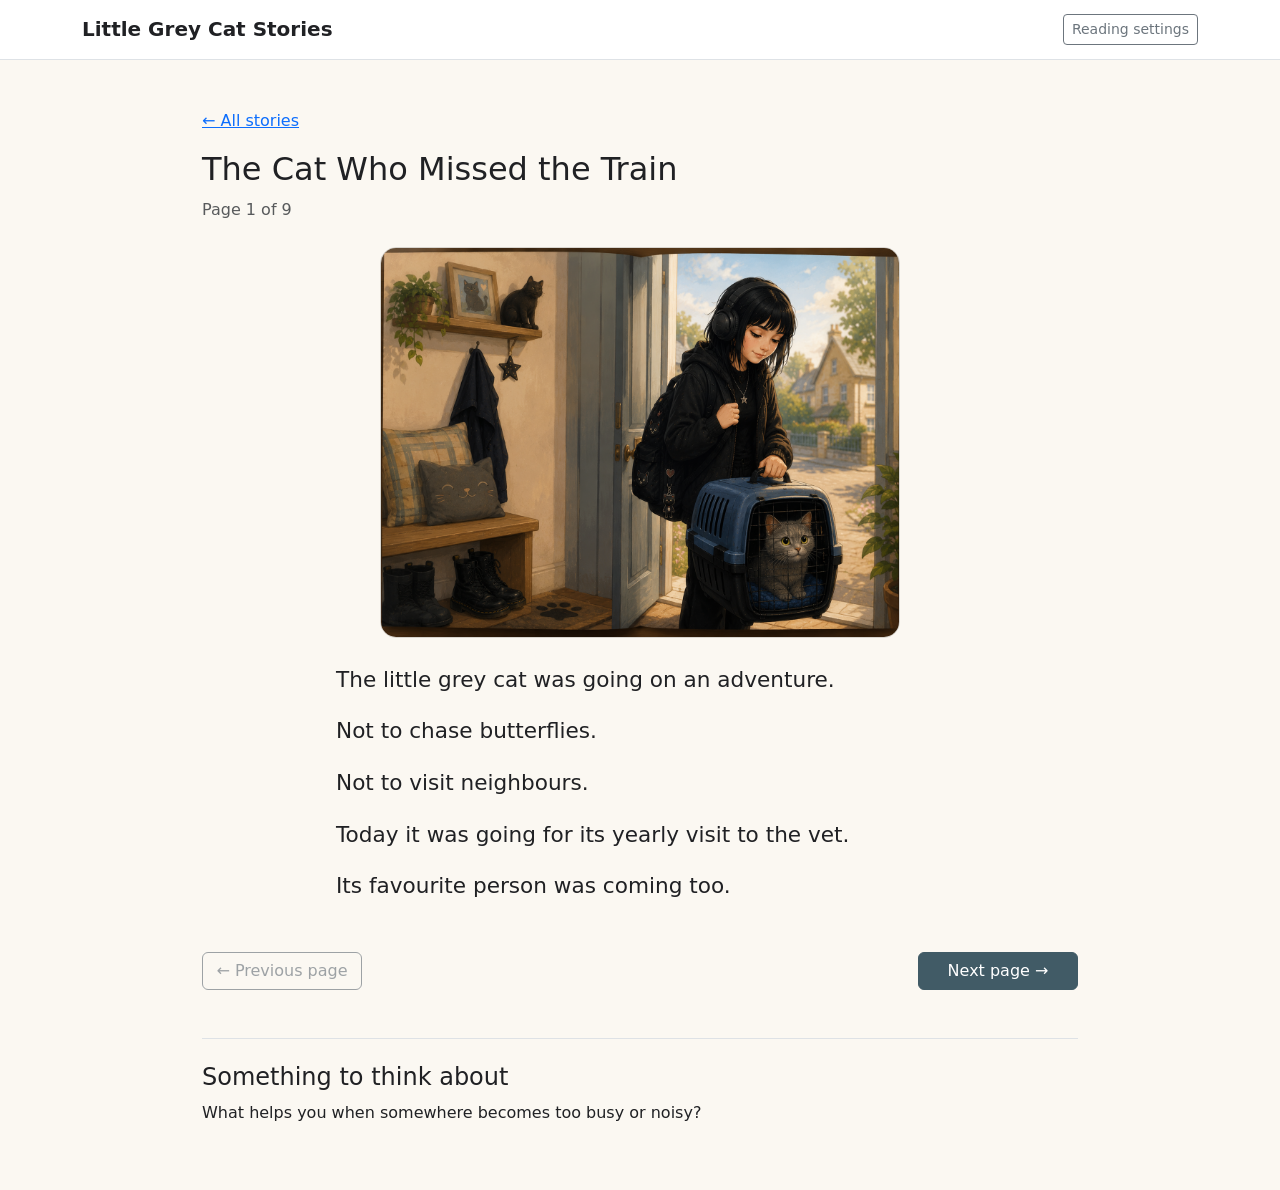
<file: stories/missed-the-train.html>
<!doctype html>
<html lang="en">
  <head>
    <meta charset="utf-8" />
    <meta name="viewport" content="width=device-width, initial-scale=1" />
    <title>The Cat Who Missed the Train | Little Grey Cat Stories</title>
    <link
      rel="apple-touch-icon"
      sizes="180x180"
      href="../apple-touch-icon.png"
    />
    <link
      rel="icon"
      type="image/png"
      sizes="32x32"
      href="../favicon-32x32.png"
    />
    <link
      rel="icon"
      type="image/png"
      sizes="16x16"
      href="../favicon-16x16.png"
    />
    <link rel="icon" href="../favicon.ico" />
    <link rel="manifest" href="../site.webmanifest" />
    <link
      href="https://cdn.jsdelivr.net/npm/bootstrap@5.3.8/dist/css/bootstrap.min.css"
      rel="stylesheet"
    />
    <link rel="stylesheet" href="../css/styles.css" />
    <style>
      .story-page[hidden] {
        display: none !important;
      }
    </style>
  </head>
  <body>
    <a class="skip-link" href="#main">Skip to main content</a>

    <header class="site-header border-bottom">
      <nav class="navbar" aria-label="Story navigation">
        <div class="container">
          <a class="navbar-brand fw-semibold" href="../index.html"
            >Little Grey Cat Stories</a
          >
          <button
            class="btn btn-outline-secondary btn-sm"
            type="button"
            data-bs-toggle="offcanvas"
            data-bs-target="#readingSettings"
            aria-controls="readingSettings"
          >
            Reading settings
          </button>
        </div>
      </nav>
    </header>

    <main id="main" class="story-reader py-5">
      <div class="container reader-shell">
        <div class="reader-meta mb-4">
          <a href="../index.html">← All stories</a>
          <h1 class="h2 mt-3">The Cat Who Missed the Train</h1>
          <p
            id="pageCounter"
            class="text-body-secondary mb-0"
            aria-live="polite"
          >
            Page 1 of 9
          </p>
        </div>

        <!-- PAGE 1 -->
        <section class="story-page" data-page="1">
          <figure class="mb-4">
            <img
              class="reader-cover-image"
              src="../images/covers/cat-missed-train/cat_missed_train_Page1.png"
              alt="The teenage girl in black clothing and noise-cancelling headphones carefully carries the little grey cat in its blue carrier as they set out for the vet."
            />
            <figcaption class="visually-hidden">
              Illustration for page 1 of The Cat Who Missed the Train.
            </figcaption>
          </figure>

          <div class="story-text mb-5">
            <p>The little grey cat was going on an adventure.</p>
            <p>Not to chase butterflies.</p>
            <p>Not to visit neighbours.</p>
            <p>Today it was going for its yearly visit to the vet.</p>
            <p>Its favourite person was coming too.</p>
          </div>
        </section>

        <!-- PAGE 2 -->
        <section class="story-page" data-page="2" hidden>
          <figure class="mb-4">
            <img
              class="reader-cover-image"
              src="../images/covers/cat-missed-train/cat_missed_train_Page2.png"
              alt="The girl in her black coat and noise-cancelling headphones carefully holds the little grey cat in its carrier on a quiet railway platform."
            />
            <figcaption class="visually-hidden">
              Illustration for page 2 of The Cat Who Missed the Train.
            </figcaption>
          </figure>

          <div class="story-text mb-5">
            <p>
              She always wore her black coat and her noise-cancelling
              headphones.
            </p>
            <p>She always carried the little grey cat very carefully.</p>
            <p>And she always travelled when the trains were nice and quiet.</p>
            <p>The little grey cat liked quiet places too.</p>
          </div>
        </section>

        <!-- PAGE 3 -->
        <section class="story-page" data-page="3" hidden>
          <figure class="mb-4">
            <img
              class="reader-cover-image"
              src="../images/covers/cat-missed-train/cat_missed_train_Page3.png"
              alt="Inside a quiet train carriage with only a few passengers, the little grey cat looks out from its carrier beside its favourite person."
            />
            <figcaption class="visually-hidden">
              Illustration for page 3 of The Cat Who Missed the Train.
            </figcaption>
          </figure>

          <div class="story-text mb-5">
            <p>The train arrived.</p>
            <p>At first, there were only a few people.</p>
            <p>The little grey cat looked out through its little window.</p>
            <p>Everything felt calm.</p>
          </div>
        </section>

        <!-- PAGE 4 -->
        <section class="story-page" data-page="4" hidden>
          <figure class="mb-4">
            <img
              class="reader-cover-image"
              src="../images/covers/cat-missed-train/cat_missed_train_Page4.png"
              alt="The train carriage has become crowded with standing passengers while the girl holds the little grey cat&#x27;s carrier more tightly."
            />
            <figcaption class="visually-hidden">
              Illustration for page 4 of The Cat Who Missed the Train.
            </figcaption>
          </figure>

          <div class="story-text mb-5">
            <p>Then, at the next station, everything changed.</p>
            <p>Lots of people climbed aboard.</p>
            <p>Voices became louder.</p>
            <p>The train became busier.</p>
            <p>The little grey cat looked at its favourite person.</p>
            <p>She held the carrier a little tighter.</p>
          </div>
        </section>

        <!-- PAGE 5 -->
        <section class="story-page" data-page="5" hidden>
          <figure class="mb-4">
            <img
              class="reader-cover-image"
              src="../images/covers/cat-missed-train/cat_missed_train_Page5.png"
              alt="The overwhelmed girl has stepped onto the platform while the little grey cat remains inside its carrier on the crowded train as the doors begin to close."
            />
            <figcaption class="visually-hidden">
              Illustration for page 5 of The Cat Who Missed the Train.
            </figcaption>
          </figure>

          <div class="story-text mb-5">
            <p>Everything suddenly felt too much.</p>
            <p>The train was noisy.</p>
            <p>People stood close together.</p>
            <p>
              The little grey cat's favourite person quietly stepped off the
              train to find some space.
            </p>
            <p>Then she looked down.</p>
            <p>The little grey cat was still on the train.</p>
            <p>The doors began to close.</p>
          </div>
        </section>

        <!-- PAGE 6 -->
        <section class="story-page" data-page="6" hidden>
          <figure class="mb-4">
            <img
              class="reader-cover-image"
              src="../images/covers/cat-missed-train/cat_missed_train_Page6.png"
              alt="A kind elderly lady steps off the train carrying the little grey cat safely in its blue carrier."
            />
            <figcaption class="visually-hidden">
              Illustration for page 6 of The Cat Who Missed the Train.
            </figcaption>
          </figure>

          <div class="story-text mb-5">
            <p>An elderly lady picked up the carrier.</p>
            <p>
              She had often seen the little grey cat and its favourite person
              travelling together.
            </p>
            <p>She understood.</p>
            <p>
              At the very next station, she stepped off the train with the
              little grey cat.
            </p>
          </div>
        </section>

        <!-- PAGE 7 -->
        <section class="story-page" data-page="7" hidden>
          <figure class="mb-4">
            <img
              class="reader-cover-image"
              src="../images/covers/cat-missed-train/cat_missed_train_Page7.png"
              alt="The elderly lady sits beside the worried girl on the platform with the little grey cat in its carrier as they calmly wait together for another train."
            />
            <figcaption class="visually-hidden">
              Illustration for page 7 of The Cat Who Missed the Train.
            </figcaption>
          </figure>

          <div class="story-text mb-5">
            <p>
              The little grey cat's favourite person was waiting on the
              platform.
            </p>
            <p>She looked worried.</p>
            <p>The kind lady smiled.</p>
            <p>"It's alright," she said softly.</p>
            <p>"We don't have to rush."</p>
            <p>Together, they waited for the next train.</p>
            <p>One that wasn't crowded.</p>
          </div>
        </section>

        <!-- PAGE 8 -->
        <section class="story-page" data-page="8" hidden>
          <figure class="mb-4">
            <img
              class="reader-cover-image"
              src="../images/covers/cat-missed-train/cat_missed_train_Page8.png"
              alt="On a quiet train, the girl smiles gently while the little grey cat curls up comfortably inside its carrier."
            />
            <figcaption class="visually-hidden">
              Illustration for page 8 of The Cat Who Missed the Train.
            </figcaption>
          </figure>

          <div class="story-text mb-5">
            <p>The next train was quiet.</p>
            <p>The little grey cat curled up inside its carrier.</p>
            <p>Its favourite person smiled again.</p>
            <p>
              Sometimes the best journey is the one taken when you're ready.
            </p>
          </div>
        </section>

        <!-- PAGE 9 -->
        <section class="story-page" data-page="9" hidden>
          <figure class="mb-4">
            <img
              class="reader-cover-image"
              src="../images/covers/cat-missed-train/cat_missed_train_Page9.png"
              alt="The girl, the elderly lady and the little grey cat share a calm moment together at the station, reflecting the kindness and understanding shown during the journey."
            />
            <figcaption class="visually-hidden">
              Illustration for page 9 of The Cat Who Missed the Train.
            </figcaption>
          </figure>

          <div class="story-text mb-5">
            <p>The little grey cat learned something new.</p>
            <p>Sometimes people don't need someone to hurry them.</p>
            <p>Sometimes they simply need someone who understands.</p>
          </div>
        </section>

        <nav class="reader-nav mb-5" aria-label="Page navigation">
          <button
            id="prevPage"
            class="btn btn-outline-secondary"
            type="button"
            disabled
          >
            ← Previous page
          </button>
          <button id="nextPage" class="btn btn-primary" type="button">
            Next page →
          </button>
        </nav>

        <section
          class="reader-discussion border-top pt-4"
          aria-labelledby="think-heading"
        >
          <h2 id="think-heading" class="h4">Something to think about</h2>
          <p>What helps you when somewhere becomes too busy or noisy?</p>
        </section>
      </div>
    </main>

    <div
      class="offcanvas offcanvas-end"
      tabindex="-1"
      id="readingSettings"
      aria-labelledby="readingSettingsLabel"
    >
      <div class="offcanvas-header">
        <h2 class="offcanvas-title h5" id="readingSettingsLabel">
          Reading settings
        </h2>
        <button
          type="button"
          class="btn-close"
          data-bs-dismiss="offcanvas"
          aria-label="Close"
        ></button>
      </div>
      <div class="offcanvas-body">
        <h3 class="h6">Text size</h3>
        <div class="btn-group" role="group" aria-label="Text size controls">
          <button
            class="btn btn-outline-secondary"
            id="fontDecrease"
            type="button"
          >
            A−
          </button>
          <button
            class="btn btn-outline-secondary"
            id="fontReset"
            type="button"
          >
            A
          </button>
          <button
            class="btn btn-outline-secondary"
            id="fontIncrease"
            type="button"
          >
            A+
          </button>
        </div>

        <div class="form-check form-switch mt-4">
          <input
            class="form-check-input"
            type="checkbox"
            role="switch"
            id="dyslexicToggle"
          />
          <label class="form-check-label" for="dyslexicToggle"
            >Dyslexia-friendly font</label
          >
        </div>

        <div class="form-check form-switch mt-3">
          <input
            class="form-check-input"
            type="checkbox"
            role="switch"
            id="contrastToggle"
          />
          <label class="form-check-label" for="contrastToggle"
            >High contrast</label
          >
        </div>

        <div class="form-check form-switch mt-3">
          <input
            class="form-check-input"
            type="checkbox"
            role="switch"
            id="darkModeToggle"
          />
          <label class="form-check-label" for="darkModeToggle"
            >Dark reading mode</label
          >
        </div>

        <div class="form-check form-switch mt-3">
          <input
            class="form-check-input"
            type="checkbox"
            role="switch"
            id="focusModeToggle"
          />
          <label class="form-check-label" for="focusModeToggle"
            >Focus reading mode</label
          >
        </div>

        <button class="btn btn-link px-0 mt-4" id="settingsReset" type="button">
          Reset all reading settings
        </button>
      </div>
    </div>

    <script src="https://cdn.jsdelivr.net/npm/bootstrap@5.3.8/dist/js/bootstrap.bundle.min.js"></script>
    <script src="../js/accessibility.js"></script>

    <script>
      (() => {
        const pages = [...document.querySelectorAll(".story-page")];
        const pageCounter = document.getElementById("pageCounter");
        const prevButton = document.getElementById("prevPage");
        const nextButton = document.getElementById("nextPage");

        let currentPage = 1;
        const totalPages = pages.length;

        function showPage(pageNumber) {
          currentPage = pageNumber;

          pages.forEach((page) => {
            page.hidden = Number(page.dataset.page) !== currentPage;
          });

          pageCounter.textContent = `Page ${currentPage} of ${totalPages}`;
          prevButton.disabled = currentPage === 1;
          nextButton.disabled = currentPage === totalPages;
          nextButton.textContent =
            currentPage === totalPages ? "End of story" : "Next page →";

          document.querySelector(".reader-meta").scrollIntoView({
            behavior: "smooth",
            block: "start",
          });
        }

        prevButton.addEventListener("click", () => {
          if (currentPage > 1) showPage(currentPage - 1);
        });

        nextButton.addEventListener("click", () => {
          if (currentPage < totalPages) showPage(currentPage + 1);
        });

        showPage(1);
      })();
    </script>
  </body>
</html>
</file>
<file: css/styles.css>
@font-face {
  font-family: "OpenDyslexic";
  src:
    url("../fonts/OpenDyslexic-Regular.woff2") format("woff2"),
    url("../fonts/OpenDyslexic-Regular.woff") format("woff"),
    url("../fonts/OpenDyslexic-Regular.otf") format("opentype");
  font-weight: 400;
  font-style: normal;
  font-display: swap;
}

@font-face {
  font-family: "OpenDyslexic";
  src:
    url("../fonts/OpenDyslexic-Bold.woff2") format("woff2"),
    url("../fonts/OpenDyslexic-Bold.woff") format("woff"),
    url("../fonts/OpenDyslexic-Bold.otf") format("opentype");
  font-weight: 700;
  font-style: normal;
  font-display: swap;
}

@font-face {
  font-family: "OpenDyslexic";
  src:
    url("../fonts/OpenDyslexic-Italic.woff2") format("woff2"),
    url("../fonts/OpenDyslexic-Italic.woff") format("woff"),
    url("../fonts/OpenDyslexic-Italic.otf") format("opentype");
  font-weight: 400;
  font-style: italic;
  font-display: swap;
}

@font-face {
  font-family: "OpenDyslexic";
  src:
    url("../fonts/OpenDyslexic-Bold-Italic.woff2") format("woff2"),
    url("../fonts/OpenDyslexic-Bold-Italic.woff") format("woff"),
    url("../fonts/OpenDyslexic-Bold-Italic.otf") format("opentype");
  font-weight: 700;
  font-style: italic;
  font-display: swap;
}

:root {
  --reader-scale: 1;
  --page-bg: #fbf8f2;
  --page-text: #202124;
  --panel-bg: #ffffff;
  --border-color: #d8d5cf;
  --accent: #415b66;
  --accent-contrast: #ffffff;
}

html { font-size: calc(100% * var(--reader-scale)); }

body {
  background: var(--page-bg);
  color: var(--page-text);
  line-height: 1.65;
}

body.dyslexia-font {
  font-family: "OpenDyslexic", Arial, Verdana, Tahoma, sans-serif;
  letter-spacing: .02em;
  word-spacing: .08em;
}

body.dyslexia-font button,
body.dyslexia-font input,
body.dyslexia-font select,
body.dyslexia-font textarea {
  font-family: "OpenDyslexic", Arial, Verdana, Tahoma, sans-serif;
}

body.high-contrast {
  --page-bg: #000;
  --page-text: #fff;
  --panel-bg: #000;
  --border-color: #fff;
  --accent: #ff0;
  --accent-contrast: #000;
}

body.dark-mode:not(.high-contrast) {
  --page-bg: #16181b;
  --page-text: #f2f2f2;
  --panel-bg: #20242a;
  --border-color: #4a4f57;
  --accent: #9cc7d4;
  --accent-contrast: #102027;
}

body.focus-mode header,
body.focus-mode footer,
body.focus-mode .reader-meta,
body.focus-mode .reader-discussion { opacity: .25; }

body.focus-mode header:focus-within,
body.focus-mode footer:focus-within { opacity: 1; }

a, button, input { outline-offset: 3px; }
a:focus-visible, button:focus-visible, input:focus-visible { outline: 3px solid #ffbf47; }

.skip-link {
  position: absolute;
  left: 1rem;
  top: -5rem;
  z-index: 2000;
  background: #000;
  color: #fff;
  padding: .75rem 1rem;
  border-radius: .5rem;
}

.skip-link:focus { top: 1rem; }

.site-header,
.story-card,
.intro-panel,
.offcanvas {
  background: var(--panel-bg);
  color: var(--page-text);
}

.navbar,
.navbar a,
.navbar .navbar-brand,
footer { color: var(--page-text); }

.hero {
  background:
    radial-gradient(circle at 85% 25%, rgba(65,91,102,.14), transparent 35%),
    linear-gradient(180deg, rgba(255,255,255,.12), transparent);
}

.eyebrow {
  text-transform: capitalize;
  letter-spacing: .12em;
  font-size: 1.25rem;
  font-weight: 700;
}

.intro-panel {
  min-height: 250px;
  border: 1px solid var(--border-color);
  border-radius: .5rem;
  display: grid;
  place-items: center;
}

.cat-face { font-size: 6rem; }

.story-card {
  border: 1px solid var(--border-color);
  border-radius: 1rem;
  overflow: hidden;
}

.story-cover { aspect-ratio: 4 / 5; }
.story-cover-1 { background: linear-gradient(135deg, #c9d7dc, #6f7f86); }
.story-cover-2 { background: linear-gradient(135deg, #e8d7b9, #788e78); }
.story-cover-3 { background: linear-gradient(135deg, #f0b05a, #6b8a6a); }
.story-cover-4 { background: linear-gradient(135deg, #eab87d, #5d4e7d); }
.story-cover-5 { background: linear-gradient(135deg, #ff7518, #39265f 55%, #0a1638); }

.btn-primary {
  background: var(--accent);
  border-color: var(--accent);
  color: var(--accent-contrast);
}

.reader-shell {
  max-width: 900px;
  margin-inline: auto;
}

.reader-placeholder {
  display: grid;
  place-items: center;
  min-height: 420px;
  border-radius: 1rem;
  border: 2px dashed var(--border-color);
  background: var(--panel-bg);
  text-align: center;
  padding: 2rem;
}

.story-text {
  font-size: 1.35rem;
  max-width: 38rem;
  margin-inline: auto;
}

.reader-nav {
  display: flex;
  justify-content: space-between;
  gap: 1rem;
  flex-wrap: wrap;
}

.reader-nav .btn { min-width: 10rem; }

@media (max-width: 576px) {
  .story-text { font-size: 1.15rem; }
}

.story-cover-img {
  display: block;
  width: 100%;
  aspect-ratio: 4 / 5;
  object-fit: cover;
  object-position: center;
}


.reader-cover-image {
  display: block;
  width: min(100%, 520px);
  height: auto;
  margin-inline: auto;
  border-radius: 1rem;
  border: 1px solid var(--border-color);
}


.cat-face-image {
  display: block;
  width: min(100%, 280px);
  height: auto;
  margin-inline: auto;
  object-fit: contain;
}
</file>
